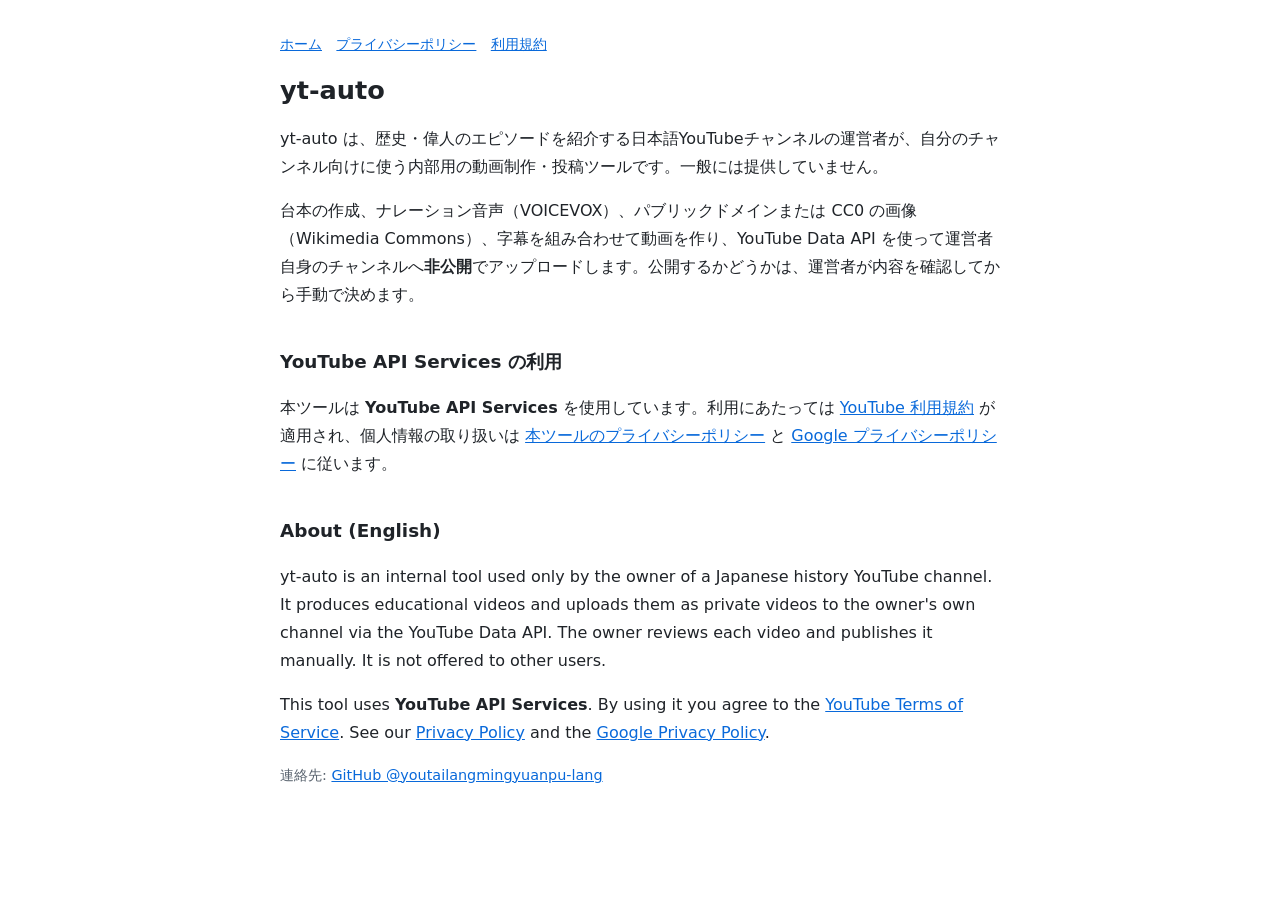
<file: index.html>
<!doctype html><html lang="ja"><head><meta charset="utf-8"><meta name="viewport" content="width=device-width,initial-scale=1"><link rel="stylesheet" href="style.css"><title>yt-auto</title></head><body><main><nav class="muted"><a href="./">ホーム</a><a href="privacy.html">プライバシーポリシー</a><a href="terms.html">利用規約</a></nav>
<h1>yt-auto</h1>
<p>yt-auto は、歴史・偉人のエピソードを紹介する日本語YouTubeチャンネルの運営者が、自分のチャンネル向けに使う内部用の動画制作・投稿ツールです。一般には提供していません。</p>
<p>台本の作成、ナレーション音声（VOICEVOX）、パブリックドメインまたは CC0 の画像（Wikimedia Commons）、字幕を組み合わせて動画を作り、YouTube Data API を使って運営者自身のチャンネルへ<strong>非公開</strong>でアップロードします。公開するかどうかは、運営者が内容を確認してから手動で決めます。</p>
<h2>YouTube API Services の利用</h2>
<p>本ツールは <strong>YouTube API Services</strong> を使用しています。利用にあたっては <a href="https://www.youtube.com/t/terms">YouTube 利用規約</a> が適用され、個人情報の取り扱いは <a href="privacy.html">本ツールのプライバシーポリシー</a> と <a href="https://policies.google.com/privacy">Google プライバシーポリシー</a> に従います。</p>
<h2 lang="en">About (English)</h2>
<p lang="en">yt-auto is an internal tool used only by the owner of a Japanese history YouTube channel. It produces educational videos and uploads them as private videos to the owner's own channel via the YouTube Data API. The owner reviews each video and publishes it manually. It is not offered to other users.</p>
<p lang="en">This tool uses <strong>YouTube API Services</strong>. By using it you agree to the <a href="https://www.youtube.com/t/terms">YouTube Terms of Service</a>. See our <a href="privacy.html">Privacy Policy</a> and the <a href="https://policies.google.com/privacy">Google Privacy Policy</a>.</p>
<p class="muted">連絡先: <a href="https://github.com/youtailangmingyuanpu-lang">GitHub @youtailangmingyuanpu-lang</a></p></main></body></html>
</file>
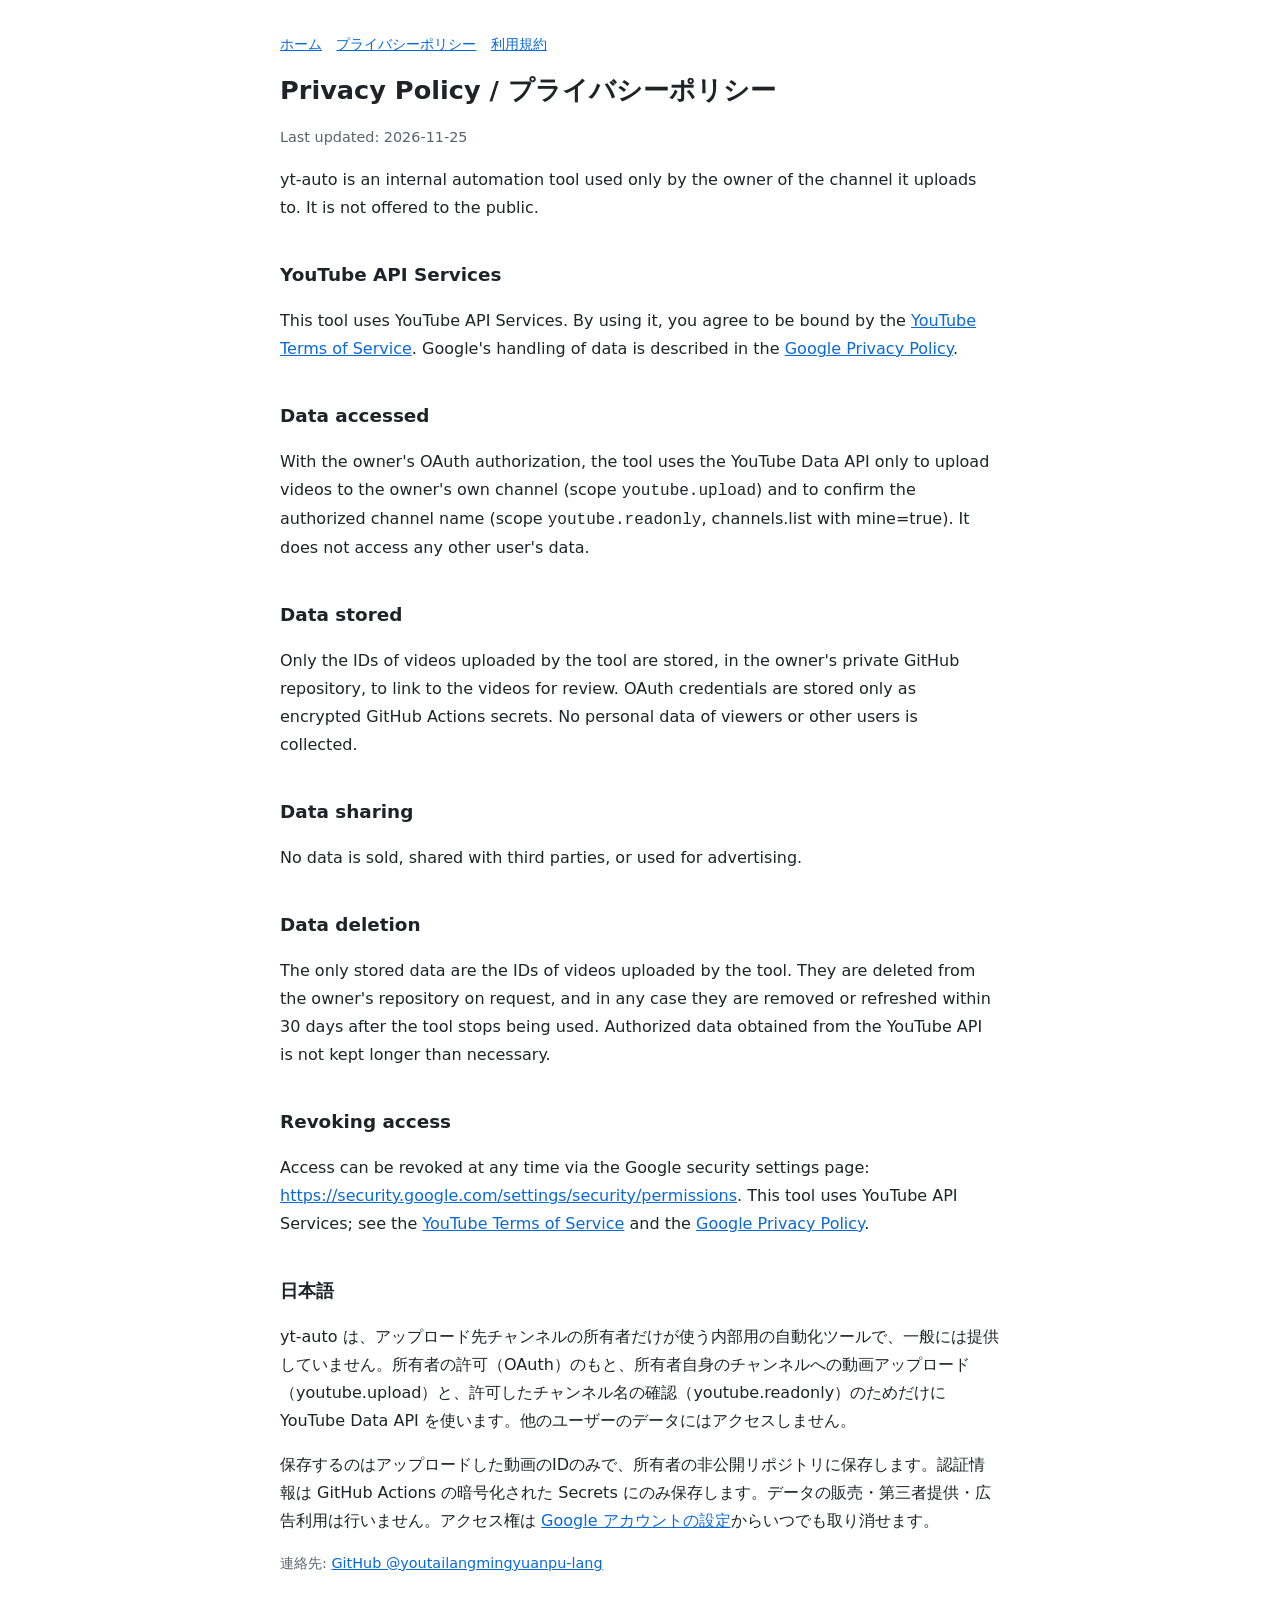
<file: privacy.html>
<!doctype html><html lang="ja"><head><meta charset="utf-8"><meta name="viewport" content="width=device-width,initial-scale=1"><link rel="stylesheet" href="style.css"><title>Privacy Policy — yt-auto</title></head><body><main><nav class="muted"><a href="./">ホーム</a><a href="privacy.html">プライバシーポリシー</a><a href="terms.html">利用規約</a></nav>
<h1>Privacy Policy / プライバシーポリシー</h1>
<p class="muted">Last updated: 2026-11-25</p>
<p lang="en">yt-auto is an internal automation tool used only by the owner of the channel it uploads to. It is not offered to the public.</p>
<h2 lang="en">YouTube API Services</h2>
<p lang="en">This tool uses YouTube API Services. By using it, you agree to be bound by the <a href="https://www.youtube.com/t/terms">YouTube Terms of Service</a>. Google's handling of data is described in the <a href="https://policies.google.com/privacy">Google Privacy Policy</a>.</p>
<h2 lang="en">Data accessed</h2>
<p lang="en">With the owner's OAuth authorization, the tool uses the YouTube Data API only to upload videos to the owner's own channel (scope <code>youtube.upload</code>) and to confirm the authorized channel name (scope <code>youtube.readonly</code>, channels.list with mine=true). It does not access any other user's data.</p>
<h2 lang="en">Data stored</h2>
<p lang="en">Only the IDs of videos uploaded by the tool are stored, in the owner's private GitHub repository, to link to the videos for review. OAuth credentials are stored only as encrypted GitHub Actions secrets. No personal data of viewers or other users is collected.</p>
<h2 lang="en">Data sharing</h2>
<p lang="en">No data is sold, shared with third parties, or used for advertising.</p>
<h2 lang="en">Data deletion</h2>
<p lang="en">The only stored data are the IDs of videos uploaded by the tool. They are deleted from the owner's repository on request, and in any case they are removed or refreshed within 30 days after the tool stops being used. Authorized data obtained from the YouTube API is not kept longer than necessary.</p>
<h2 lang="en">Revoking access</h2>
<p lang="en">Access can be revoked at any time via the Google security settings page: <a href="https://security.google.com/settings/security/permissions">https://security.google.com/settings/security/permissions</a>. This tool uses YouTube API Services; see the <a href="https://www.youtube.com/t/terms">YouTube Terms of Service</a> and the <a href="https://policies.google.com/privacy">Google Privacy Policy</a>.</p>
<h2>日本語</h2>
<p>yt-auto は、アップロード先チャンネルの所有者だけが使う内部用の自動化ツールで、一般には提供していません。所有者の許可（OAuth）のもと、所有者自身のチャンネルへの動画アップロード（youtube.upload）と、許可したチャンネル名の確認（youtube.readonly）のためだけに YouTube Data API を使います。他のユーザーのデータにはアクセスしません。</p>
<p>保存するのはアップロードした動画のIDのみで、所有者の非公開リポジトリに保存します。認証情報は GitHub Actions の暗号化された Secrets にのみ保存します。データの販売・第三者提供・広告利用は行いません。アクセス権は <a href="https://myaccount.google.com/permissions">Google アカウントの設定</a>からいつでも取り消せます。</p>
<p class="muted">連絡先: <a href="https://github.com/youtailangmingyuanpu-lang">GitHub @youtailangmingyuanpu-lang</a></p></main></body></html>
</file>
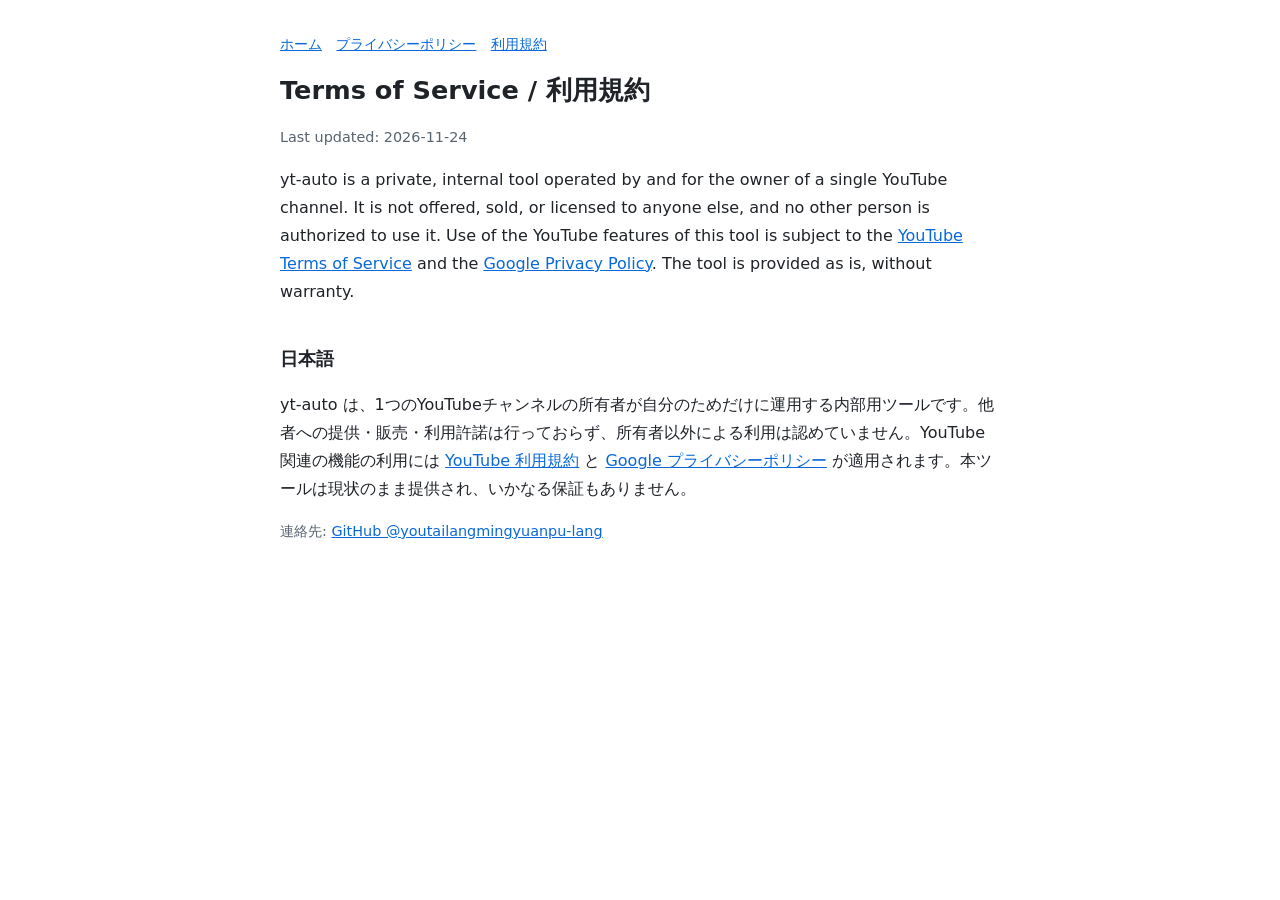
<file: terms.html>
<!doctype html><html lang="ja"><head><meta charset="utf-8"><meta name="viewport" content="width=device-width,initial-scale=1"><link rel="stylesheet" href="style.css"><title>Terms of Service — yt-auto</title></head><body><main><nav class="muted"><a href="./">ホーム</a><a href="privacy.html">プライバシーポリシー</a><a href="terms.html">利用規約</a></nav>
<h1>Terms of Service / 利用規約</h1>
<p class="muted">Last updated: 2026-11-24</p>
<p lang="en">yt-auto is a private, internal tool operated by and for the owner of a single YouTube channel. It is not offered, sold, or licensed to anyone else, and no other person is authorized to use it. Use of the YouTube features of this tool is subject to the <a href="https://www.youtube.com/t/terms">YouTube Terms of Service</a> and the <a href="https://policies.google.com/privacy">Google Privacy Policy</a>. The tool is provided as is, without warranty.</p>
<h2>日本語</h2>
<p>yt-auto は、1つのYouTubeチャンネルの所有者が自分のためだけに運用する内部用ツールです。他者への提供・販売・利用許諾は行っておらず、所有者以外による利用は認めていません。YouTube 関連の機能の利用には <a href="https://www.youtube.com/t/terms">YouTube 利用規約</a> と <a href="https://policies.google.com/privacy">Google プライバシーポリシー</a> が適用されます。本ツールは現状のまま提供され、いかなる保証もありません。</p>
<p class="muted">連絡先: <a href="https://github.com/youtailangmingyuanpu-lang">GitHub @youtailangmingyuanpu-lang</a></p></main></body></html>
</file>
<file: style.css>
:root{--bg:#fff;--fg:#1f2328;--muted:#59636e;--link:#0969da}
@media (prefers-color-scheme:dark){:root{--bg:#0d1117;--fg:#e6edf3;--muted:#9198a1;--link:#4493f8}}
body{margin:0;background:var(--bg);color:var(--fg);font:16px/1.75 system-ui,-apple-system,"Hiragino Sans","Noto Sans JP",sans-serif}
main{max-width:720px;margin:0 auto;padding:32px 16px 64px}
h1{font-size:1.6rem;line-height:1.3}h2{font-size:1.15rem;margin-top:2em}
a{color:var(--link)}.muted{color:var(--muted);font-size:.9rem}
nav a{margin-right:1em}
</file>
